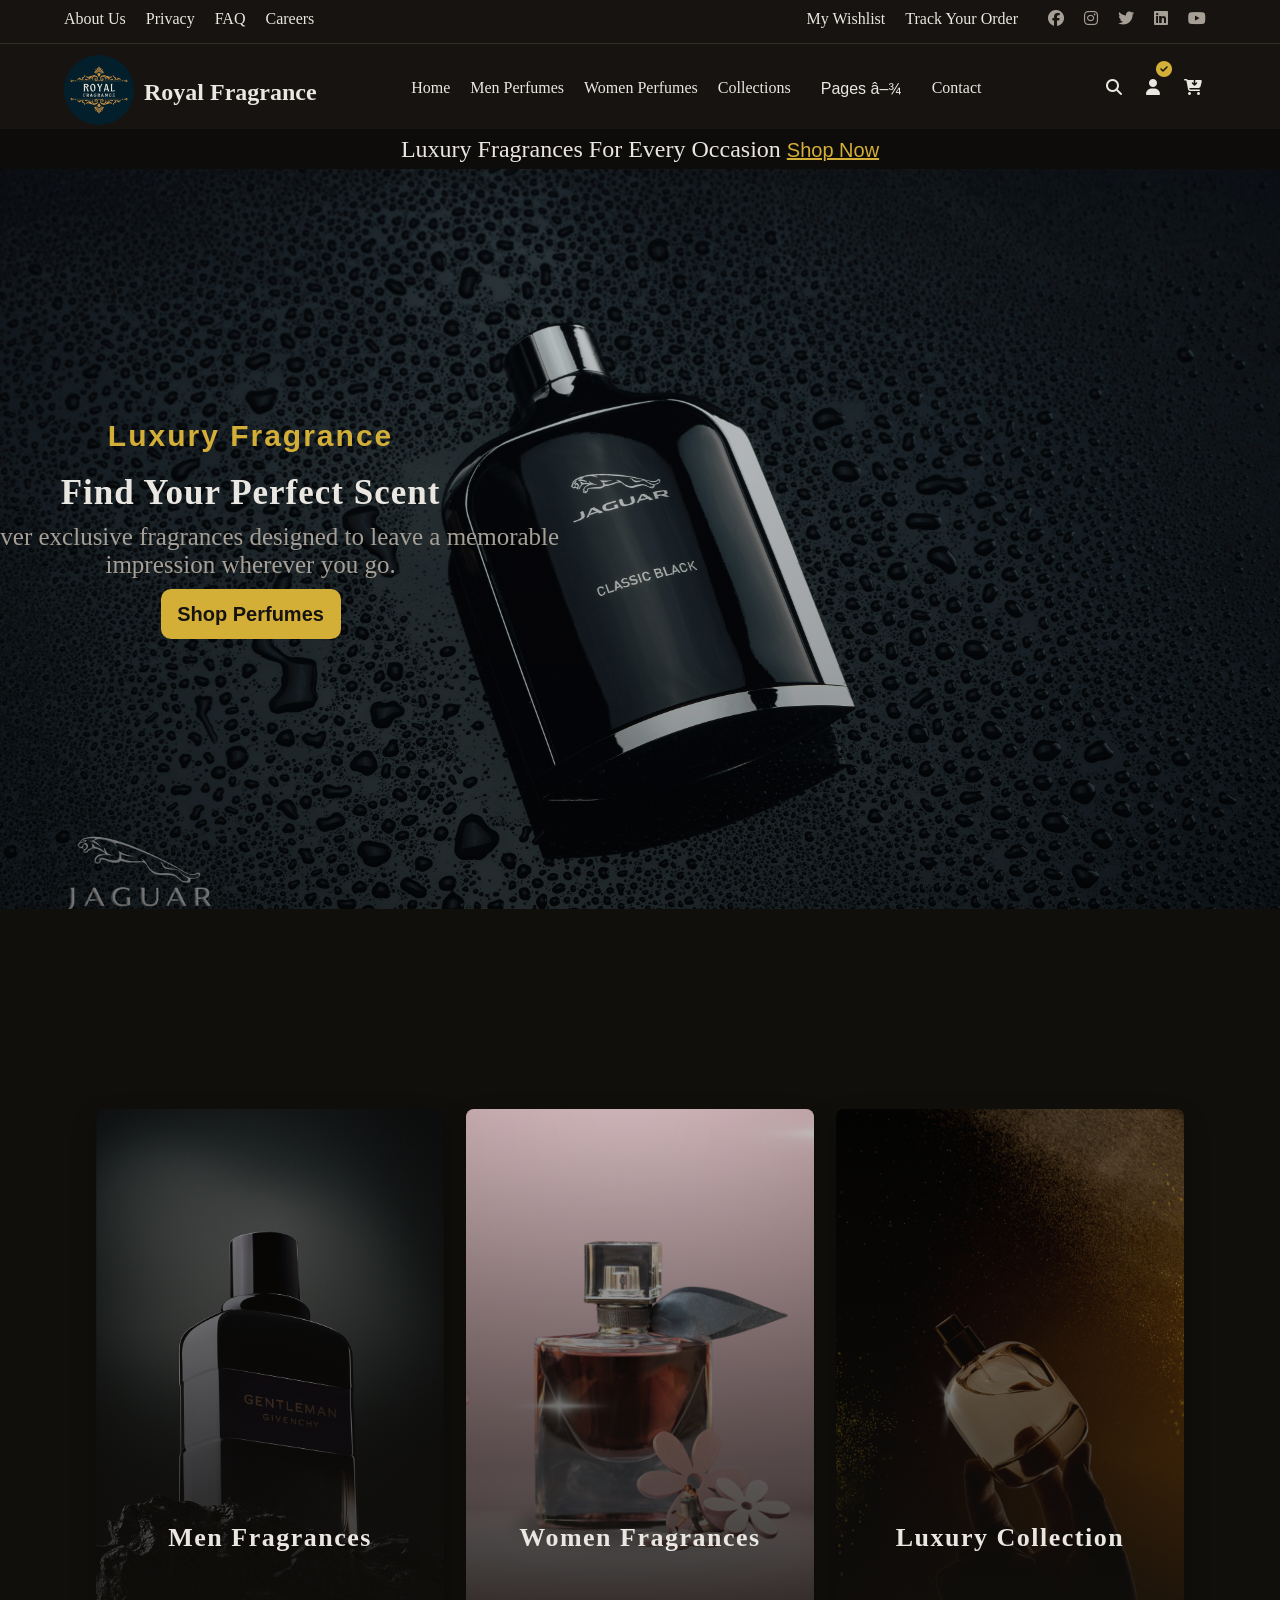
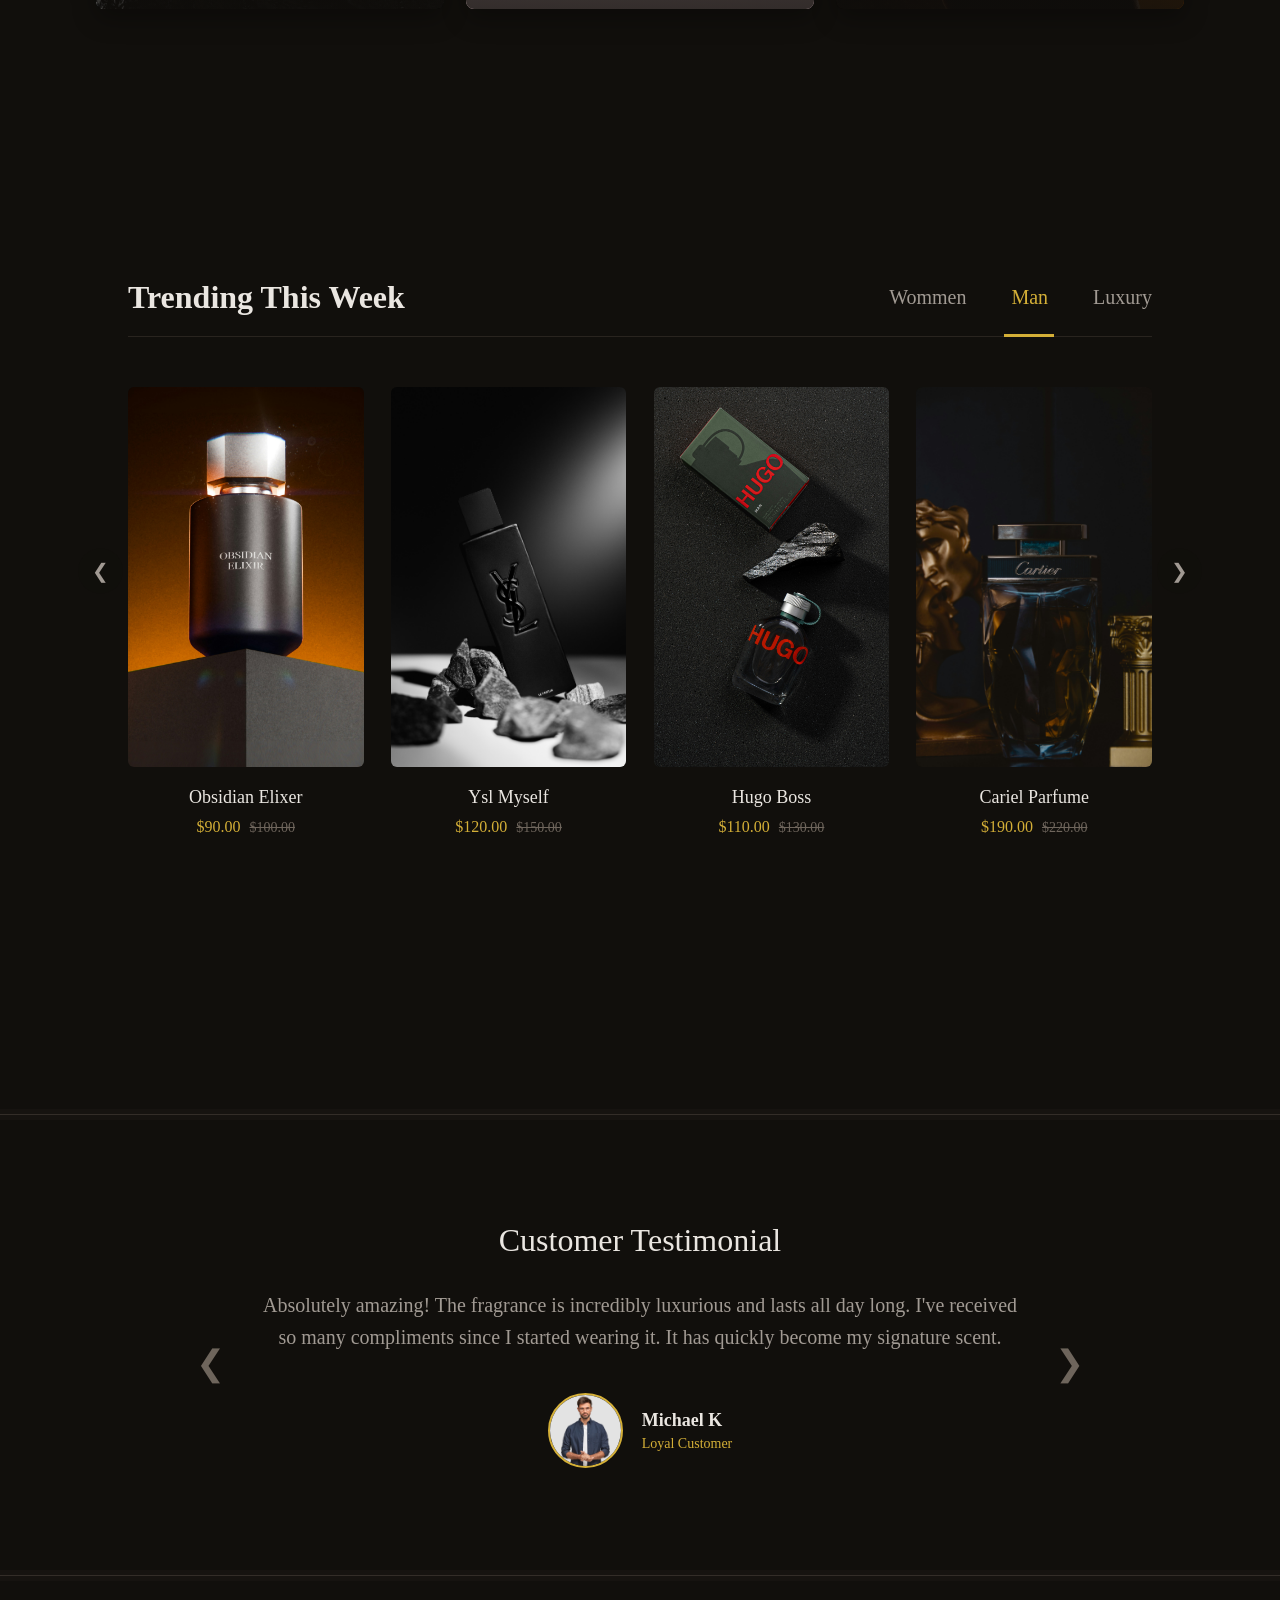
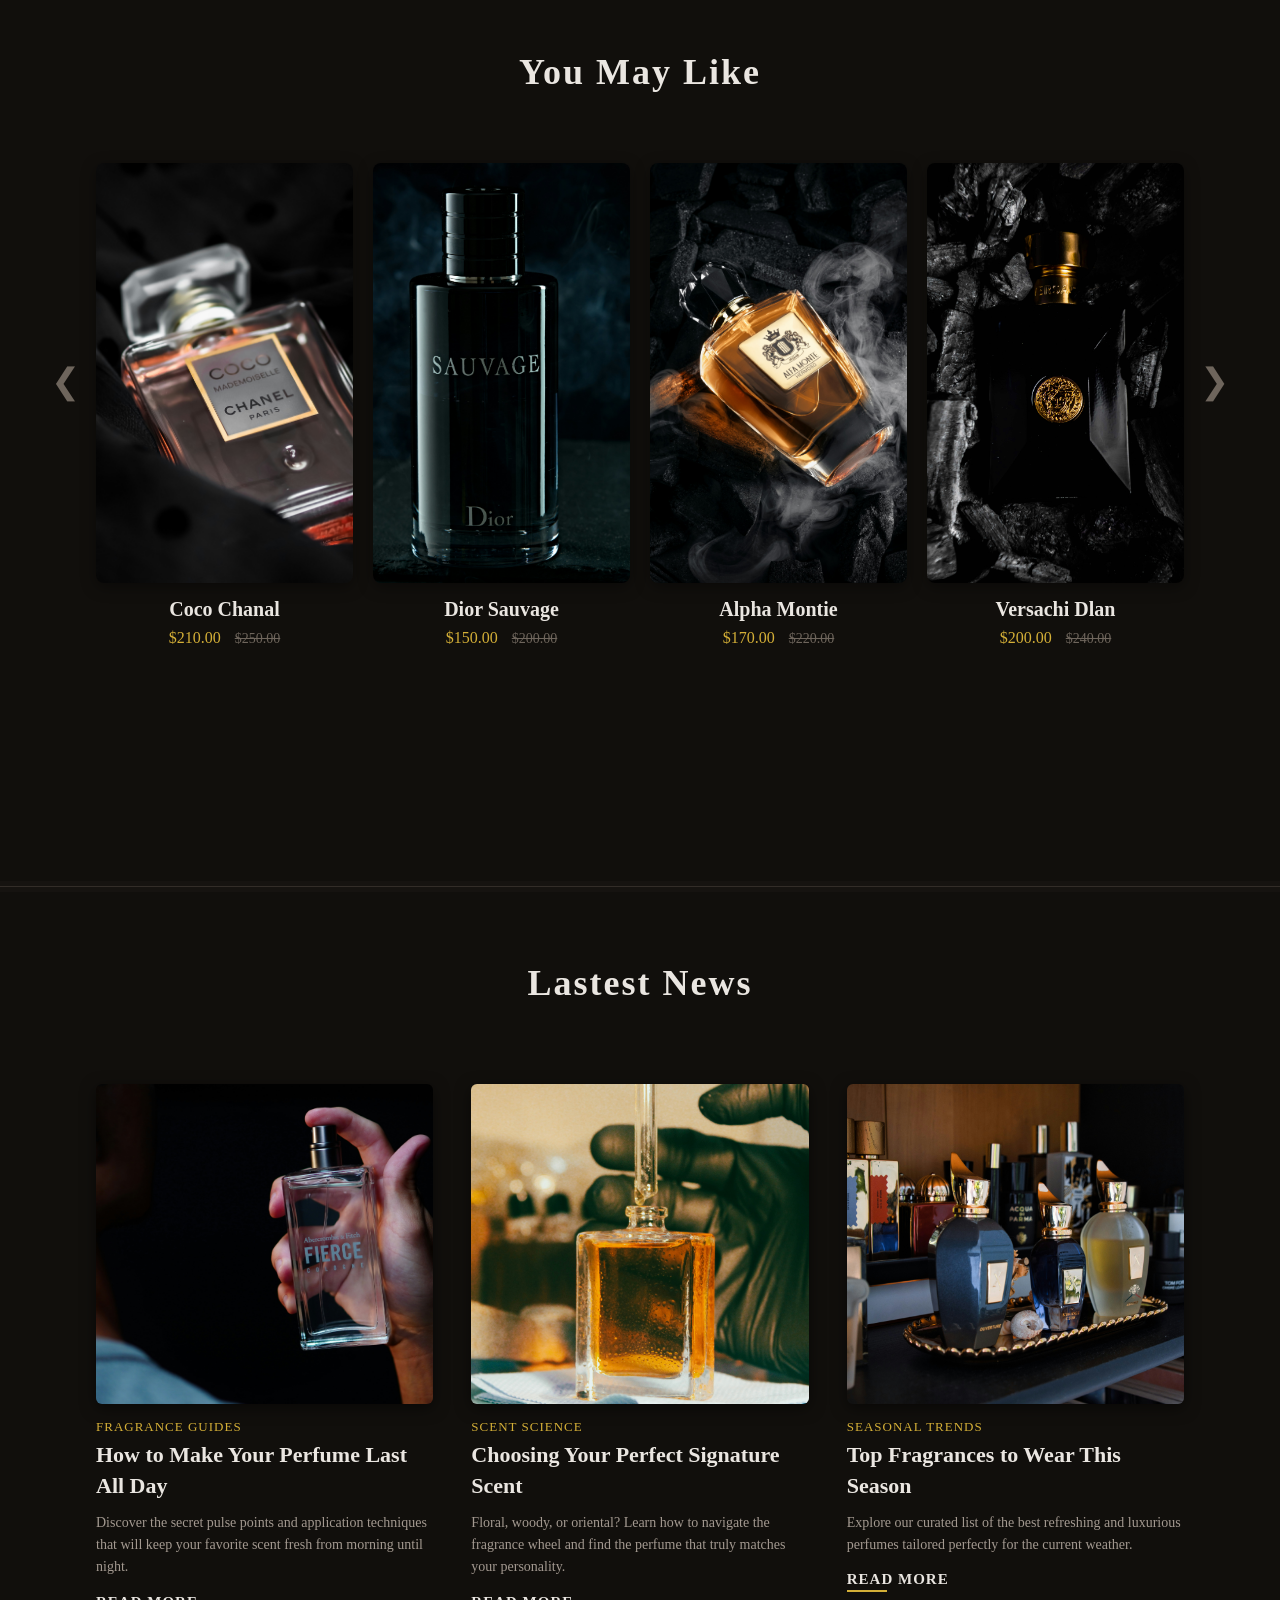
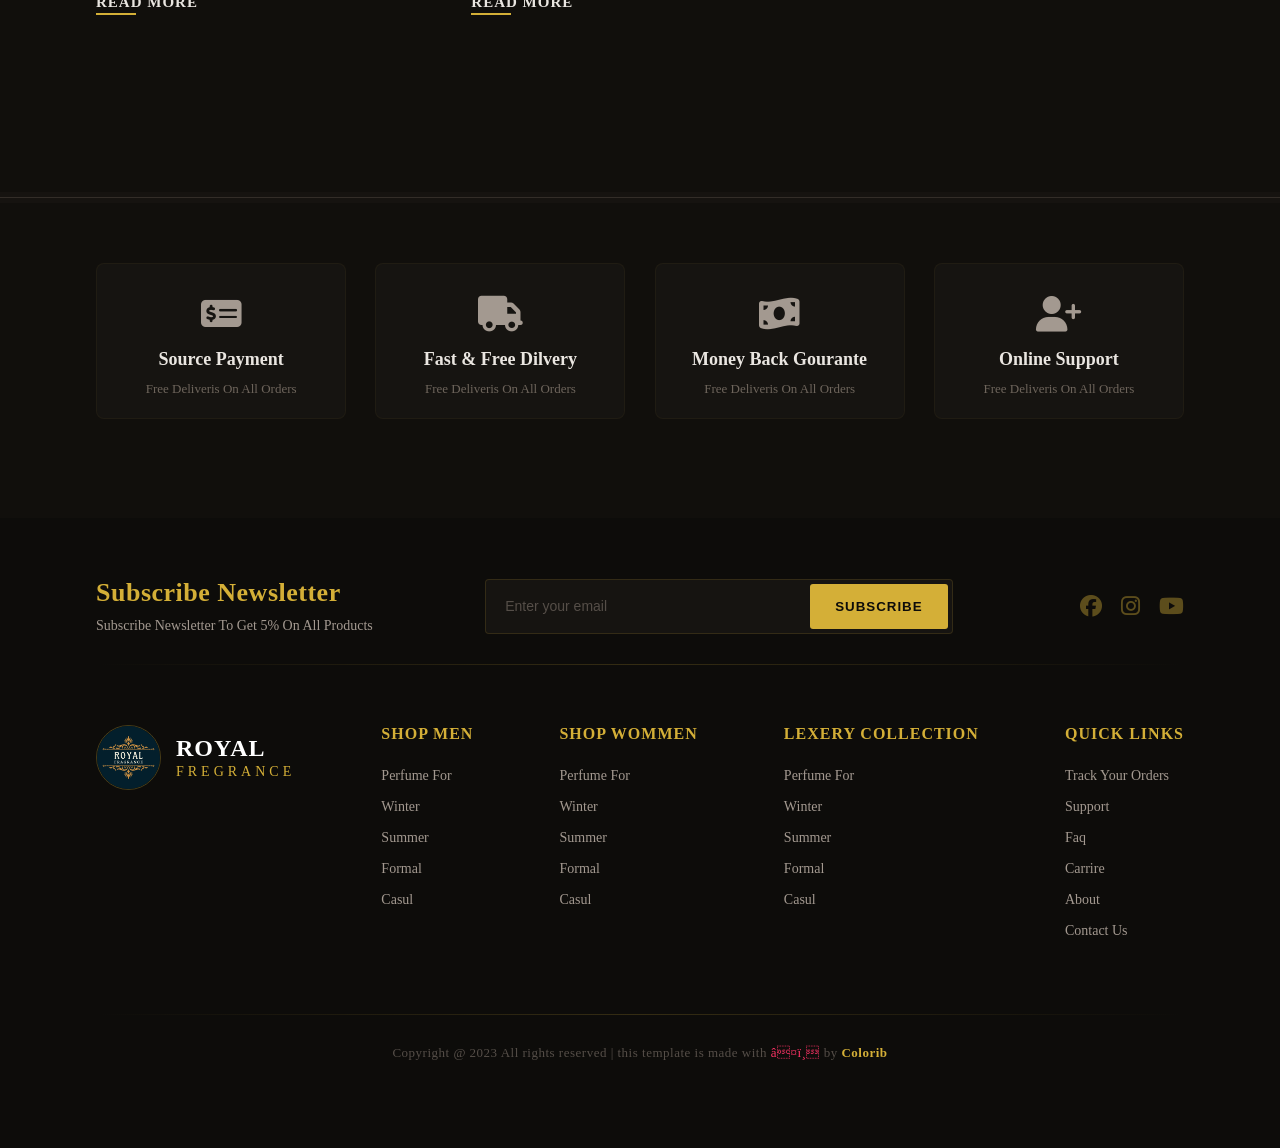
<file: project-2/project2.html>
<!DOCTYPE html>
<html lang="en">
    <head>
        <meta charset="UF-8">
        <meta name="viewport" content="width=device-width, initial-scale=1.0">
        <meta name="viewport" content="width=device-width, initial-scale=1.0">
        <title>Perfume Website</title>
        <link rel="stylesheet" href="project-2.css">
        <link rel="stylesheet" href="../css/all.css">
        <link href="https://fonts.cdnfonts.com/css/jomhuria" rel="stylesheet">
    </head>
    <body>
<div class="header">
            <div class="header-contener">
                <div class="header-parent">
                    <div class="header-section1">
                        <ul>    
                            <li><a href="">About Us</a></li>
                            <li><a href="">Privacy</a></li>
                            <li><a href="">FAQ</a></li>
                            <li><a href="">Careers</a></li>
                        </ul>
                    </div><!-- /header-section1 -->
                    <div class="header-section2">
                        <ul>    
                            <li><a href="">My Wishlist</a></li>
                            <li><a href="">Track Your Order</a></li>
                            <span class="icon-box"><i class="fa-brands fa-facebook"></i></span>
                            <span class="icon-box"><i class="fa-brands fa-instagram"></i></span>
                            <span class="icon-box"><i class="fa-brands fa-twitter"></i></span>
                            <span class="icon-box"><i class="fa-brands fa-linkedin"></i></span>
                            <span class="icon-box"><i class="fa-brands fa-youtube"></i></span>
                        </ul>
                    </div><!-- /header-section2 -->
                </div><!-- /header-parent -->
            </div><!-- /header-contener -->
        </div><!-- /header -->
        <hr class="header-hr">
        <!-- //////////// end of header par -->
        <div class="nav">
            <div class="nav-contener">
                <div class="nav-parent">

                    <div class="nav-section1">
                        <img src="../images/Vintage and Luxury Royal Hotel Ornamental Logo.png" alt="">
                        <h2>Royal Fragrance</h2>
                    </div><!-- /nav-section1 -->

<div class="nav-section2">
        <ul>
            <span class="animate-border">
                <li><a href="#">Home</a></li>
            </span>
            
            <span class="animate-border">
                <li><a href="#">Men Perfumes</a></li>
            </span>
            
            <span class="animate-border">
                <li><a href="#">Women Perfumes</a></li>
            </span>
            
            <span class="animate-border">
                <li><a href="#">Collections</a></li>
            </span>
            
<span class="animate-border brands">
    <li class="dropdown">
        <a href="#show-menu" class="dropdown-btn">Pages ▾</a>
        
        <div id="show-menu" class="dropdown-menu">
            <a href="#" class="close-menu-overlay"></a>
            
            <div class="dropdown-container">
                
                <div class="dropdown-column">
                    <span class="column-title">Pages</span>
                    <div class="sub-menu-links">
                        <div class="sub-item"><a href="#" class="sub-link">Login</a></div>
                        <div class="sub-item"><a href="#" class="sub-link">Cart</a></div>
                        <div class="sub-item"><a href="#" class="sub-link">Product Details</a></div>
                        <div class="sub-item"><a href="#" class="sub-link">Product Checkout</a></div>
                    </div>
                </div>
                
                <div class="dropdown-column">
                    <span class="column-title">Blog</span>
                    <div class="sub-menu-links">
                        <div class="sub-item"><a href="#" class="sub-link">Element</a></div>
                        <div class="sub-item"><a href="#" class="sub-link">Blog Details</a></div>
                    </div>
                </div>
                
            </div>
        </div>
    </li>
</span>

            <span class="animate-border">
                <li><a href="#">Contact</a></li>
            </span>
        </ul>
    </div><!-- /nav-section2 -->

                    <div class="nav-section3">
                    <i class="fa-solid fa-magnifying-glass"></i>
                    <i class="fa-solid fa-user"></i>
                    <div class="icone10"><i class="fa-solid fa-cart-arrow-down icone10"></i></div>
                    <div class="nav-check-icon">
                    <i class="fa-solid fa-circle-check my-cart-btn"></i>
                    </div>
                    <div class="nav-section3">

                    </div><!-- /nav-section3 -->

                </div><!-- /nav-parent -->
            </div><!-- /nav-contener -->
        </div><!-- /nav -->
        
        <!-- //////////// end of nav par -->
        
            <div class="home-page-header">
                <p>Luxury Fragrances For Every Occasion <button class="btn-shopnow">Shop Now</button></p>
            </div><!-- /home-page-header -->
        <div class="home-page">
            <div class="home-page-contener">
                <div class="home-page-parent">
                    <div class="home-page-text">
                        <h2>Luxury Fragrance</h2>
                        <h1>Find Your Perfect Scent</h1>
                        <p>Discover exclusive fragrances designed to leave a memorable <br> impression wherever you go.</p>
                        <button>Shop Perfumes</button>
                    </div>
                </div><!-- /home-page-parent -->
            </div><!-- /home-page-contener -->
        </div><!-- /home-page -->

        <!-- //////////// end of home-page -->

        <div class="categories-page">
            <div class="categories-page-contener">
                <div class="categories-page-parent">

                    <div class="categories-page-section">
                        <img src="../images/ionut-vlad-smXOLifLqDU-unsplash.jpg" alt="">
                        <div class="overlay"></div> <!-- الطبقة الشفافة المدمجة بدون تغيير هيكلك -->

                        <div class="categories-page-text ">
                            <h2>Men Fragrances</h2>
                            <button>Shop Now</button>
                        </div><!-- /categories-page-text -->
                    </div><!-- /categories-page-section -->

                    <div class="categories-page-section s2">
                        <img src="../images/Pink Elegant Special Sale Perfume Instagram Post.png" alt="">
                        <div class="overlay"></div> <!-- الطبقة الشفافة المدمجة بدون تغيير هيكلك -->

                        <div class="categories-page-text text2">
                            <h2>Women Fragrances</h2>
                            <button class="btn2">Shop Now</button>
                        </div><!-- /categories-page-text -->
                    </div><!-- /categories-page-section -->

                    <div class="categories-page-section">
                        <img src="../images/Black & Gold Minimalist Perfume Promotion Instagram Post.png" alt="">
                        <div class="overlay"></div> <!-- الطبقة الشفافة المدمجة بدون تغيير هيكلك -->

                        <div class="categories-page-text">
                            <h2>Luxury Collection</h2>
                            <button>Shop Now</button>
                        </div><!-- /categories-page-text -->
                    </div><!-- /categories-page-section -->

                </div><!-- /categories-page-parent -->
            </div><!-- /categories-page-contener -->
        </div><!-- /categories-page -->

        <!-- //////////// end of categories-page -->

        <div class="trending-page">
            <div class="trending-page-header">
                <h1>Trending This Week</h1>
                <p>Wommen <span class="span-man">Man</span> Luxury</p>
            </div><hr class="trending-page-hr">
            <div class="trending-page-contener">
                <div class="trending-page-parent"> <button class="trending-page-arrow left1">&#10094;</button>
                    <div class="trending-page-section">
                    <div class="trending-page-card">
                        <div class="trending-page-front">
                            <img src="../images/puscas-adryan-77k9-nfxmhs-unsplash.jpg" alt="">
                        </div><div class="trending-page-back">
                            <img src="../images/pelicular-studio-jAaJSx49jJ4-unsplash.jpg" alt="">
                        </div><div class="trending-page-icone">
                            <i class="fa-solid fa-cart-plus"></i>
                            <i class="fa-regular fa-heart"></i>
                            <i class="fa-solid fa-magnifying-glass-plus"></i>
                        </div></div><div class="trending-page-text">
                        <h4>Obsidian elixer</h4>
                        <p>$90.00  <del>$100.00</del></p>
                    </div></div><div class="trending-page-section">
                    <div class="trending-page-card">
                        <div class="trending-page-front">
                            <img src="../images/one91creative-rb5ayz6yGSU-unsplash.jpg" alt="">
                        </div><div class="trending-page-back">
                            <img src="../images/hamza-nouasria-Kf4gB2rslgQ-unsplash.jpg" alt="">
                        </div><div class="trending-page-icone">
                            <i class="fa-solid fa-cart-plus"></i>
                            <i class="fa-regular fa-heart"></i>
                            <i class="fa-solid fa-magnifying-glass-plus"></i>
                        </div></div><div class="trending-page-text">
                        <h4>ysl myself</h4>
                        <p>$120.00  <del>$150.00</del></p>
                    </div></div><div class="trending-page-section">
                    <div class="trending-page-card">
                        <div class="trending-page-front">
                            <img src="../images/husien-bisky-5UQNDtjQrJI-unsplash.jpg" alt="">
                        </div><div class="trending-page-back">
                            <img src="../images/husien-bisky-0JN93XHMt9c-unsplash.jpg" alt="">
                        </div><div class="trending-page-icone">
                            <i class="fa-solid fa-cart-plus"></i>
                            <i class="fa-regular fa-heart"></i>
                            <i class="fa-solid fa-magnifying-glass-plus"></i>
                        </div></div><div class="trending-page-text">
                        <h4>Hugo boss</h4>
                        <p>$110.00  <del>$130.00</del></p>
                    </div></div><div class="trending-page-section">
                    <div class="trending-page-card">
                        <div class="trending-page-front">
                            <img src="../images/kevin-sicher-X9HmZCHUnXU-unsplash.jpg" alt="">
                        </div><div class="trending-page-back">
                            <img src="../images/birgith-roosipuu-nka_sIQpKEU-unsplash.jpg" alt="">
                        </div><div class="trending-page-icone">
                            <i class="fa-solid fa-cart-plus"></i>
                            <i class="fa-regular fa-heart"></i>
                            <i class="fa-solid fa-magnifying-glass-plus"></i>
                        </div></div><div class="trending-page-text">
                        <h4>Cariel parfume</h4>
                        <p>$190.00  <del>$220.00</del></p>
                    </div></div><button class="trending-page-arrow right1">&#10095;</button>
                    
                </div></div></div><hr class="header-hr">
        <!-- //////////// end of trending-page -->

        <div class="customer-page">
            <div class="customer-page-contener">
                <div class="customer-page-parent">
                   
                    <div class="customer-page-section">
                         <button class="customer-page-arrow left2">&#10094;</button>
                        <h2>Customer Testimonial</h2>
                        <p class="customer-page-p1">Absolutely amazing! The fragrance is incredibly luxurious and lasts all day long. I've received so many compliments since I started wearing it. It has quickly become my signature scent.</p>
                        <img src="../images/waist-up-portrait-handsome-serious-unshaven-male-keeps-hands-together-dressed-dark-blue-shirt-has-talk-with-interlocutor-stands-against-white-wall-self-confident-man-freelancer.jpg" alt="">
                        <div class="customer-page-bio">
                            <h3>Michael K</h3>
                            <p class="customer-page-p2"> Loyal Customer</p>
                        </div><!-- /customer-page-bio -->
                        <button class="customer-page-arrow right2">&#10095;</button>
                    </div><!-- /customer-page-section -->
                    
                </div><!-- /customer-page-parent -->
            </div><!-- /customer-page-contener -->
        </div><!-- /customer-page -->
        <hr class="header-hr">
        
        <!-- //////////// end of customer-page -->

        <div class="maylike-page">
            <div class="maylike-page-header">
                <h1>you may like</h1>
            </div><!-- /maylike-page-header -->
            <div class="maylike-page-contener">
                <div class="trneding-page-parent"> 

                    <button class="maylike-page-arrow left1">&#10094;</button>
                    <div class="maylike-page-section">
                    <div class="maylike-page-card">
                        <div class="maylike-page-top">
                            <img src="../images/laura-chouette-sJw6seLVOlA-unsplash.jpg" alt="">
                        </div><!-- /maylike-page-top -->
                        <div class="maylike-page-bottom">
                            <img src="../images/laura-chouette-CWlWjHFqtAE-unsplash.jpg" alt="">
                        </div><!-- /maylike-page-bottom -->
                        <div class="maylike-page-icone">
                            <i class="fa-solid fa-cart-plus"></i>
                            <i class="fa-regular fa-heart"></i>
                            <i class="fa-solid fa-magnifying-glass-plus"></i>
                        </div><!-- /maylike-page-icone -->
                    </div><!-- /maylike-page-card -->
                    <div class="maylike-page-text">
                        <h4>Coco Chanal</h4>
                        <p>$210.00  <del>$250.00</del></p>
                    </div><!-- /maylike-page-text -->
                    </div><!-- /maylike-page-section -->

                    <div class="maylike-page-section">
                    <div class="maylike-page-card">
                        <div class="maylike-page-top">
                            <img src="../images/dmitry-vechorko-JQWpwfrcSHg-unsplash.jpg" alt="">
                        </div><!-- /maylike-page-top -->
                        <div class="maylike-page-bottom">
                            <img src="../images/tuan-anh-nguyen-9Xr-eFvO0Ag-unsplash.jpg" alt="">
                        </div><!-- /maylike-page-bottom -->
                        <div class="maylike-page-icone">
                            <i class="fa-solid fa-cart-plus"></i>
                            <i class="fa-regular fa-heart"></i>
                            <i class="fa-solid fa-magnifying-glass-plus"></i>
                        </div><!-- /maylike-page-icone -->
                    </div><!-- /maylike-page-card -->
                    <div class="maylike-page-text">
                        <h4>Dior Sauvage</h4>
                        <p>$150.00  <del>$200.00</del></p>
                    </div><!-- /maylike-page-text -->
                    </div><!-- /maylike-page-section -->

                    <div class="maylike-page-section">
                    <div class="maylike-page-card">
                        <div class="maylike-page-top">
                            <img src="../images/ahmadreza-rezaie-PRzNMNj4Flk-unsplash.jpg" alt="">
                        </div><!-- /maylike-page-top -->
                        <div class="maylike-page-bottom">
                            <img src="../images/ahmadreza-rezaie-beNQcNPbdtk-unsplash.jpg" alt="">
                        </div><!-- /maylike-page-bottom -->
                        <div class="maylike-page-icone">
                            <i class="fa-solid fa-cart-plus"></i>
                            <i class="fa-regular fa-heart"></i>
                            <i class="fa-solid fa-magnifying-glass-plus"></i>
                        </div><!-- /maylike-page-icone -->
                    </div><!-- /maylike-page-card -->
                    <div class="maylike-page-text">
                        <h4>Alpha Montie</h4>
                        <p>$170.00  <del>$220.00</del></p>
                    </div><!-- /maylike-page-text -->
                    </div><!-- /maylike-page-section -->

                    <div class="maylike-page-section">
                    <div class="maylike-page-card">
                        <div class="maylike-page-top">
                            <img src="../images/nathaniel-abadji-I2Z0oaMwNI0-unsplash.jpg" alt="">
                        </div><!-- /maylike-page-top -->
                        <div class="maylike-page-bottom">
                            <img src="../images/diego-castaneda-zKWbz8JtOPQ-unsplash.jpg" alt="">
                        </div><!-- /maylike-page-bottom -->
                        <div class="maylike-page-icone">
                            <i class="fa-solid fa-cart-plus"></i>
                            <i class="fa-regular fa-heart"></i>
                            <i class="fa-solid fa-magnifying-glass-plus"></i>
                        </div><!-- /maylike-page-icone -->
                    </div><!-- /maylike-page-card -->
                    <div class="maylike-page-text">
                        <h4>Versachi Dlan</h4>
                        <p>$200.00  <del>$240.00</del></p>
                    </div><!-- /maylike-page-text -->
                    </div><!-- /maylike-page-section -->
                    <button class="maylike-page-arrow right1">&#10095;</button>
                    
                </div><!-- /maylike-page-parent -->
            </div><!-- /maylike-page-contener -->
        </div><!-- /maylike-page -->
        <hr class="header-hr">

        <!-- //////////// end of maylike-page -->

        <div class="news-page">

            <div class="news-page-header">
                <h1>lastest news</h1>
            </div><!-- /news-page-header -->

            <div class="news-page-contener">
                <div class="news-page-parent">

                    <div class="news-page-section">
                        <div class="news-page-img"><img src="../images/rodrigo-tadeo-kD8D-ouv6EQ-unsplash.jpg" alt=""></div>
                        <p>Fragrance Guides</p>
                        <h3>How to Make Your Perfume Last All Day</h3>
                        <p>Discover the secret pulse points and application techniques that will keep your favorite scent fresh from morning until night.</p>
                        <a href="#">read more</a>
                    </div><!-- /news-page-section -->

                    <div class="news-page-section">
                        <div class="news-page-img"><img src="../images/fulvio-ciccolo-tSZO3qHhCM0-unsplash.jpg" alt=""></div>
                        <p>Scent Science</p>
                        <h3>Choosing Your Perfect Signature Scent</h3>
                        <p>Floral, woody, or oriental? Learn how to navigate the fragrance wheel and find the perfume that truly matches your personality.</p>
                        <a href="#">read more</a>
                    </div><!-- /news-page-section -->

                    <div class="news-page-section">
                        <div class="news-page-img"><img src="../images/jean-luc-picard-fNl-G7mbRqQ-unsplash.jpg" alt=""></div>
                        <p>Seasonal Trends</p>
                        <h3>Top Fragrances to Wear This Season</h3>
                        <p>Explore our curated list of the best refreshing and luxurious perfumes tailored perfectly for the current weather.</p>
                        <a href="#">read more</a>
                    </div><!-- /news-page-section -->

                </div><!-- /news-page-parent -->
            </div><!-- /news-page-contener -->
        </div><!-- /news-page -->
        <hr class="header-hr">

        <!-- //////////// end of news-page -->

        <div class="details-page">
            <div class="details-page-contener">
                <div class="details-page-parent">

                    <div class="details-page-section">
                        <div class="details-page-top">
                            <i class="fa-solid fa-money-check-dollar"></i>
                        </div><!-- /details-page-top -->
                        <div class="details-page-bottom">
                            <i class="fa-solid fa-money-check-dollar"></i>
                        </div><!-- /details-page-bottom -->
                        <h4>source payment</h4>
                        <p>free deliveris on all orders</p>
                    </div><!-- /details-page-section -->

                        <div class="details-page-section">
                        <div class="details-page-top">
                            <i class="fa-solid fa-truck"></i>
                        </div><!-- /details-page-top -->
                        <div class="details-page-bottom">
                            <i class="fa-solid fa-truck"></i>
                        </div><!-- /details-page-bottom -->
                        <h4>fast & free dilvery</h4>
                        <p>free deliveris on all orders</p>
                    </div><!-- /details-page-section -->

                        <div class="details-page-section">
                        <div class="details-page-top">
                            <i class="fa-solid fa-money-bill-wave"></i>
                        </div><!-- /details-page-top -->
                        <div class="details-page-bottom">
                            <i class="fa-solid fa-money-bill-wave"></i>
                        </div><!-- /details-page-bottom -->
                        <h4>money back gourante</h4>
                        <p>free deliveris on all orders</p>
                    </div><!-- /details-page-section -->

                        <div class="details-page-section">
                        <div class="details-page-top">
                            <i class="fa-solid fa-user-plus"></i>
                        </div><!-- /details-page-top -->
                        <div class="details-page-bottom">
                            <i class="fa-solid fa-user-plus"></i>
                        </div><!-- /details-page-bottom -->
                        <h4>online support</h4>
                        <p>free deliveris on all orders</p>
                    </div><!-- /details-page-section -->

                </div><!-- /details-page-parent -->
            </div><!-- /details-page-contener -->
        </div><!-- /details-page -->

        <!-- //////////// end of details-page -->

        <div class="end-page">
            <div class="end-page-header">

                <div class="end-page-textpar">
                    <h3>Subscribe newsletter</h3>
                    <p>Subscribe newsletter to get 5%  on all products</p>
                </div><!-- /end-page-textpar -->
                <div class="end-page-email">
                    <input type="email" placeholder="Enter your email">
                    <button>Subscribe</button>
                </div><!-- /end-page-email -->
                <div class="end-page-icones">
                    <i class="fa-brands fa-facebook"></i>
                    <i class="fa-brands fa-instagram"></i>
                    <i class="fa-brands fa-youtube"></i>
                </div><!-- /end-page-icones -->

            </div><!-- /end-page-header -->
            <hr class="end-page-hr">

            <div class="end-page-contener">
                <div class="end-page-parent">

                    <div class="end-page-logo">
                        <img src="../images/Vintage and Luxury Royal Hotel Ornamental Logo.png" alt="">
                        <h2>Royal <span class="span-fregrance">fregrance</span></h2>
                    </div><!-- /end-page-logo -->

                    <div class="end-page-section">
                        <h3>shop men</h3>
                        <li>perfume for</li>
                        <li>winter</li>
                        <li>summer</li>
                        <li>formal</li>
                        <li>casul</li>
                    </div><!-- /end-page-section -->

                    <div class="end-page-section">
                        <h3>shop wommen</h3>
                        <li>perfume for</li>
                        <li>winter</li>
                        <li>summer</li>
                        <li>formal</li>
                        <li>casul</li>
                    </div><!-- /end-page-section -->

                    <div class="end-page-section">
                        <h3>lexery Collection</h3>
                        <li>perfume for</li>
                        <li>winter</li>
                        <li>summer</li>
                        <li>formal</li>
                        <li>casul</li>
                    </div><!-- /end-page-section -->

                    <div class="end-page-section">
                        <h3>quick links</h3>
                        <li>track your orders</li>
                        <li>support</li>
                        <li>faq</li>
                        <li>carrire</li>
                        <li>about</li>
                        <li>contact us</li>
                    </div><!-- /end-page-section -->

                </div><!-- /end-page-parent -->
            </div><!-- /end-page-contene -->
            <hr class="end-page-hr">
            <p class="end-p">Copyright @ 2023 All rights reserved | this template is made  with <span class="beating-heart">❤️</span> by <span class="span-colorib">colorib </span></p>
        </div><!-- /end-page -->
    </body>
</html>
</file>
<file: project-2/project-2.css>
*{
    margin: 0;
    padding: 0;
    box-sizing: border-box;
}
body{
    background-color: #161310;
}
.header{
    padding: 10px 0;
}
.header-contener{
    width: 90%;
    margin: auto;
}
.header-parent{
    display: flex;
    justify-content: space-between;
}
.header-section1 ul{
    list-style: none;
    display: flex;
    justify-content: space-between;
}
.header-section1 li{
    padding-right:20px;
    position: relative;
}
.header-section1 li::before{
    content: "";
    width: 3px;
    height: 0;
    left: -5px;
    top: -10px;
    background-color: #D4AF37; 
    position: absolute;
    visibility: hidden;
    transition: 0.5s;
}
.header-section1 li:hover::before{
    visibility: visible;
    height: 43px;
}
.header-section1 li::after{
    content: "";
    width: 3px;
    height: 0;
    right: 15px;
    bottom: -15px;
    background-color: #D4AF37; 
    position: absolute;
    visibility: hidden;
    transition: 0.5s;
}
.header-section1 li:hover::after{
    visibility: visible;
    height: 43px;
}
.header-section1 a{
    text-decoration: none;
    color: #A69F96; 
}
.header-section1 a:hover{
    color: #D4AF37; 
}
.header-section2 ul{
    list-style: none;
    display: flex;
    justify-content: space-between;
}
.header-section2 li{
    padding-right:20px;
    position: relative;
}
.header-section2 li::before{
    content: "";
    width: 3px;
    height: 0;
    left: -5px;
    top: -10px;
    background-color: #D4AF37; 
    position: absolute;
    visibility: hidden;
    transition: 0.5s;
}
.header-section2 li:hover::before{
    visibility: visible;
    height: 43px;
}
.header-section2 li::after{
    content: "";
    width: 3px;
    height: 0;
    right: 15px;
    bottom: -15px;
    background-color: #D4AF37; 
    position: absolute;
    visibility: hidden;
    transition: 0.5s;
}
.header-section2 li:hover::after{
    visibility: visible;
    height: 43px;
}
.header-section2 a{
    text-decoration: none;
    color: #A69F96; 
}
.header-section2 a:hover{
    color: #D4AF37; 
}
.header-section2 i{
    padding: 0 10px;
    position: relative;
    transition: 0.5s;
    color: #A69F96; 
}
.header-section2 i:hover{
    color: #D4AF37; 
    transform: rotateY(180deg);
}
.icon-box{
    position: relative;
    display: inline-block;
}
.header-section2 .icon-box::before{
    content: "";
    width: 3px;
    height: 0;
    left: 3px;
    top: -10px;
    background-color: #D4AF37; 
    position: absolute;
    visibility: hidden;
    transition: 0.5s;
}
.header-section2 .icon-box:hover::before{
    visibility: visible;
    height: 43px;
}
.header-section2 .icon-box::after{
    content: "";
    width: 3px;
    height: 0;
    right: 3px;
    bottom: -15px;
    background-color: #D4AF37; 
    position: absolute;
    visibility: hidden;
    transition: 0.5s;
}
.header-section2 .icon-box:hover::after{
    visibility: visible;
    height: 43px;
}
.header-hr{
    border: 0;
    border-top: 1px solid #332D28; 
    margin: 5px 0; 
}

/* ////////end of header//////////// */

.nav-contener{
    width: 90%;
    margin: auto;
}
.nav{
    padding-top: 30px;
}
.nav-parent{
    display: flex;
    justify-content: space-between;
}
.nav-section1 img{
    width: 70px;
    height: 70px;
    border-radius: 35px;
    margin-top: -24px;
}
.nav-section1 h2{
    color: #EAE6E1 ; 
    float: right;
    padding-left: 10px;
}
.nav-section2 ul{
    list-style: none;
    display: flex;
    justify-content: space-between;
}
.nav-section2 li{
    padding-right:20px;
}

.dropdown {
    position: relative;
    display: inline-block ;
    vertical-align: middle;          
}

.dropdown-btn {
    cursor: pointer;
    text-decoration: none;
    color: #EAE6E1 ;
    font-size: 16px;
    font-family: sans-serif;
    padding: 0 10px ;    
    display: inline-block;
    line-height: normal;

}

.dropdown-menu {
    position: absolute;        
    top: 100%;                  
    left: 0;                    
    background-color: #221E1A ;
    border: 1px solid #332D28 ;
    min-width: 320px ;
    box-shadow: 0px 15px 30px rgba(0, 0, 0, 0.5) ;
    z-index: 9999 ;
    display: block ;
    opacity: 0;
    visibility: hidden;
    transform: translateY(15px);
    transition: all 0.4s ease-in-out ;
}

.dropdown-menu:target {
    opacity: 1 ;
    visibility: visible ;
    transform: translateY(0) ;
    pointer-events: auto ;
}

.dropdown-container {
    display: flex ;
    flex-direction: row ; 
    justify-content: space-between ;
    gap: 40px ;
    padding: 20px ;
    box-sizing: border-box ;
    background-color: #221E1A ; 
}


.dropdown-column {
    flex: 1 ;
    text-align: left ;
    background-color: #221E1A; 
}


.dropdown-column .column-title {
    font-weight: bold ;
    font-size: 14px ;
    color: #D4AF37 ; 
    display: block ;
    margin-bottom: 12px ;
    font-family: sans-serif;
    border-bottom: 1px solid #332D28; 
    padding-bottom: 5px ;
}


.sub-menu-links {
    color: #EAE6E1 ;
    display: block ;
    padding: 0 ;
    margin: 0 ;
}


.sub-item {
    color: #EAE6E1 ;
    display: block ;
    width: 100% ;
    margin-bottom: 10px ; 
    text-align: left ;
}


.sub-link {
    display: block ;
    font-size: 14px;
    text-decoration: none ;
    font-family: sans-serif;
    padding: 2px 0 ;
    transition: all 0.2s ease ;
    border: none ; 
    color: #A69F96 ; 
}


.sub-link:hover {
    color: #EAE6E1 ; 
    padding-left: 6px ; 
    background: transparent ;
}


.close-menu-overlay {
    position: fixed;
    top: 0;
    left: 0;
    width: 100%;              
    height: 100%;              
    background: transparent;
    z-index: -1; 
    cursor: default;
}

.animate-border {
    position: relative;
    color: #333;
    cursor: pointer;
    transition: color 0.3s;
    display: inline-block; 
}


.animate-border::before {
    content: "";
    position: absolute;
    top: -8px;
    left: -5px;
    width: 0;
    height: 0;
    border-top: 3px solid #D4AF37;    
    border-right: 3px solid #D4AF37;  
    opacity: 0; 
    transition: opacity 0s 0.4s, height 0.2s ease 0s, width 0.2s ease 0.2s; 
}


.animate-border::after {
    content: "";
    position: absolute;
    bottom: -5px;
    right: 12px;
    width: 0;
    height: 0;
    border-bottom: 3px solid #D4AF37; 
    border-left: 3px solid #D4AF37;   
    opacity: 0; 
    transition: opacity 0s 0.4s, height 0.2s ease 0s, width 0.2s ease 0.2s; 
}


.animate-border:hover {
    color: #D4AF37; 
}

.animate-border:hover::before,
.animate-border:hover::after {
    width: calc(100% - 10px);  
    height: calc(100% + 10px);
    opacity: 1; 
    transition: opacity 0s, width 0.2s ease, height 0.2s ease 0.2s; 
}
.nav-section2 a{
    text-decoration: none;
    color: #EAE6E1; 
}
.nav-section3 i{
    padding: 0 10px;
    color: #EAE6E1 ;
}
.nav-section3 i:hover {
    color: #D4AF37;
}

.nav-check-icon{
    display: inline-block;
}
.nav-check-icon i{
    padding: 0;
    position: absolute;
    top: 61px;
    right: 108px;
    color: #D4AF37;
    transition: 0.5s;
}
.icone10{
    display: inline-block;
    position: relative;
}
.icone10:hover + .nav-check-icon i {
    top: 59px;
}

/* ////////end of nav//////////// */

.home-page-header{
    width: 100%;
    height: 40px;
    background-color: #0E0C0A; 
}
.home-page-header p{
    color: #EAE6E1; 
    text-align: center;
    padding-top: 0px; 
    font-size: 24px;
}
.home-page-header .btn-shopnow{
    background-color: transparent;
    color: #D4AF37; 
    text-align: center;
    padding-top: 10px; 
    font-size: 20px;
    text-decoration: underline;
    border: none;
}
.home-page-header .btn-shopnow:hover{
    letter-spacing: 2px;
    color: #EAE6E1; 
}
.home-page{
    background:
    linear-gradient(rgba(0,0,0,0.1),
    rgba(0,0,0,0.4)),
    url("../images/husien-bisky-MyzZWb87HuM-unsplash.jpg");
width: 100%;
    height: calc(100vh - 160px);
    background-size: cover;
    object-fit: contain;
    background-repeat: no-repeat;
    
    
    background-position: 85% center ;
}
.home-page-contener{
    width: 70%;
    margin: auto;
}
.home-page-parent{
    position: relative;
}
.home-page-text{
    position: absolute;
    margin-top: 250px;
    margin-left: -250px;
    color: #EAE6E1; 
    text-align: center;
}
.home-page-text h2{
    font-family: 'Lucida Sans', 'Lucida Sans Regular', 'Lucida Grande', 'Lucida Sans Unicode', Geneva, Verdana, sans-serif;
    padding-bottom: 20px;
    font-size: 30px;
    color: #D4AF37;
}
.home-page-text h1{
    font-size: 35px;
    padding-bottom: 10px;
    color: #EAE6E1; 
}
.home-page-text p{
    font-size: 25px;
    padding-bottom: 10px;
    color: #A69F96;
}
.home-page-text button{
    font-size: 20px;
    color: #161310; 
    background-color: #D4AF37; 
    text-transform: capitalize;
    width: 180px; 
    height: 50px;
    border: none;
    border-radius: 10px;
    transition: 1s;
    font-weight: bold;
    cursor: pointer;
}
.home-page-text button:hover {
    background-color: #EAE6E1; 
    color: #161310; 
    box-shadow: 0 0 15px rgba(212, 175, 55, 0.4);
}
.home-page-text h2 {
    
    letter-spacing: 2px; 
}

.home-page-text h1 {
    
    letter-spacing: 1px;
}
/* ////////end of home-page//////////// */
.categories-page{
    width: 100%;
    min-height: 100vh; 
    background-color: #110F0C; 
    padding-bottom: 60px;
}
.categories-page-contener{
    width: 85%; 
    margin: auto;
    padding-top:200px; 
}
.categories-page-parent{
    display: flex;
    justify-content: space-between;
    gap: 20px; 
}
.categories-page-section{
    width: 32%;
    height: 500px; 
    position: relative;
    overflow: hidden;
    border-radius: 8px; 
    box-shadow: 0 10px 25px rgba(0,0,0,0.3);
}
.categories-page-section img{
    width: 100%;
    height: 100%;
    object-fit: cover; 
    transition: 1.2s cubic-bezier(0.25, 1, 0.5, 1);
}


.overlay {
    position: absolute;
    top: 0;
    left: 0;
    width: 100%;
    height: 100%;
    background: linear-gradient(to bottom, rgba(17, 15, 12, 0.2), rgba(17, 15, 12, 0.85));
    transition: all 0.5s ease;
    z-index: 1;
}

.categories-page-text{
    position: absolute;
    bottom: 40px; 
    left: 0;
    width: 100%;
    text-align: center;
    z-index: 2;
    display: flex;
    flex-direction: column;
    align-items: center;
    justify-content: center;
    transition: transform 0.5s ease;
}


.text2{
    margin-left: 0px ; 
    margin-top: 0px ;
}

.categories-page-section img{
    transition: 1s;
}
.categories-page-section:hover img{
    transform: scale(1.08);
}
.categories-page-section:hover .overlay {
    background: linear-gradient(to bottom, rgba(17, 15, 12, 0.4), rgba(17, 15, 12, 0.95));
}
.categories-page-text h2{
    font-size: 26px;
    letter-spacing: 1.5px;
    color: #EAE6E1; 
    margin: 0;
    transform: translateY(25px); 
    transition: 1s;
}
.categories-page-section:hover h2{
    transform: translateY(0);
    color: #FFFFFF;
    visibility: visible;
}
.categories-page-text button{
    border: none;
    background: transparent;
    text-decoration: underline;
    color: #D4AF37; 
    font-size: 18px;
    visibility: hidden;
    opacity: 0;
    transform: translateY(30px);
    transition: 1s;
    padding-top: 20px;
    cursor: pointer;
}


.btn2{
    color: #D4AF37 ;
}

.categories-page-section:hover button{
    visibility: visible;
    opacity: 1;
    transform: translateY(0);
}


.s2 h2{
    color: #EAE6E1 ;
}


.trending-page{
    width: 100%;
    min-height: 100vh; 
    background-color: #110F0C;
}
.trending-page-header{
    width: 80%;
    margin: auto;
    padding-top: 70px; 
    padding-bottom: 20px;
    display: flex;
    justify-content: space-between;
    align-items: center;
}
.trending-page-header h1 {
    color: #EAE6E1; 
    font-size: 32px;
}
.trending-page-header p{
    word-spacing: 40px;
    font-size: 20px;
    position: relative;
    color: #a19a93;
}
.trending-page-header p::after{
    content: "";
    width: 50px;
    height: 3px;
    background-color: #D4AF37; 
    position: absolute;
    left: 115px;
    top: 48px;
}
.span-man{
    color: #D4AF37 ; 
}
.trending-page-hr{
    width: 80%;
    margin: auto;
    border: 0;
    border-top: 1px solid #29241F; 
}
.trending-page-contener{
    width: 80%;
    margin: auto;
    padding-top: 50px;
    position: relative;
}
.trending-page-parent{
    perspective: 1000px;
    display: flex;
    justify-content: space-between;
    gap: 15px; 
}
.trending-page-section {
    width: 23%; 
}
.trending-page-card{
width: 100%;
    height: 380px; 
    position: relative;
    transform-style: preserve-3d;
    transition: all 1s;
    border-radius: 6px; 
}
.trending-page-card:hover{
    transform: rotateY(180deg);
}
.trending-page-front,
.trending-page-back{
position: absolute;
    top: 0;
    left: 0;
    width: 100%;
    height: 100%;
    -webkit-backface-visibility: hidden; 
    backface-visibility: hidden;
    border-radius: 6px; 
    overflow: hidden;
} 
.trending-page-front{
    z-index: 2;
}
.trending-page-front img,
.trending-page-back img{
width: 100%;
    height: 100%;
    object-fit: cover;
}
.trending-page-back{
transform: rotateY(180deg);
    z-index: 1;
}


.trending-page-icone{
    position: absolute;
    bottom: 20px;
    left: 50%;
    transform: translate(-50%, 50%);
    opacity: 0;
    visibility: hidden;
    background-color: rgba(17, 15, 12, 0.85); 
    width: auto;
    display: flex;
    gap: 5px;
    padding: 5px 15px;
    border-radius: 30px;
    border: 1px solid #3d352b;
    transition: all 0.5s ease;
    z-index: 10;
}
.trending-page-icone i{
    background-color: transparent;
    color: #EAE6E1;
    font-size: 20px;
    padding: 10px;
    transition: 0.3s;
}
.trending-page-icone i:hover{
    background-color: transparent;
    color: #D4AF37; 
    transform: scale(1.2);
}
.trending-page-card:hover .trending-page-icone{
    visibility: visible;
    opacity: 1;
    transform: translate(-50%, 0);
}
.trending-page-text{
    margin-top: 20px;
    text-align: center;
}
.trending-page-text h4{
    font-size: 18px;
    color: #EAE6E1; 
    text-transform: capitalize;
    padding-bottom: 10px;
    font-weight: 400;
    transition: 0.3s;
}
.trending-page-text p{
    font-size: 16px;
    color: #D4AF37; 
    text-transform: capitalize;
    padding-bottom: 10px;
    word-spacing: 5px;
}
.trending-page-text del {
    color: #6e655c; 
    font-size: 14px;
}
.trending-page-section:hover .trending-page-text h4{
    color: #D4AF37; 
}
.trending-page-arrow {
    position: absolute;
    top: 40%;
    transform: translateY(-50%);
    border: none;
    background: rgba(17, 15, 12, 0.6);
    width: 45px;
    height: 45px;
    border-radius: 50%;
    font-size: 20px;
    color: #a19a93;
    cursor: pointer;
    z-index: 15;
    display: flex;
    align-items: center;
    justify-content: center;
    transition: 0.3s;
}
.trending-page-arrow.left1 {
    left: -50px;
}
.trending-page-arrow.right1 {
    right: -50px;
}
.trending-page-arrow:hover {
    color: #D4AF37;
    background: rgba(17, 15, 12, 0.9);
}

/* ////////end of trending-page//////////// */

.customer-page{
    width: 100%;
    min-height: 50vh; 
    background-color: #110F0C; 
    display: flex;
    align-items: center;
}
.customer-page-contener{
    width: 60%; 
    margin: auto;
    padding-top: 60px;
    padding-bottom: 60px;
    position: relative; 
}
.customer-page-parent{
    display: flex;
    justify-content: center;
}
.customer-page-section{
    text-align: center;
    width: 100%;
}
.customer-page-section h2{
    font-size: 32px;
    padding-bottom: 30px;
    color: #EAE6E1; 
    font-weight: 500;
}
.customer-page-section .customer-page-p1{
    font-size: 20px;
    line-height: 1.6; 
    padding-bottom: 40px;
    color: #a19a93; 
}
.customer-page-section img{
    width: 75px;
    height: 75px;
    border-radius: 50%;
    object-fit: cover; 
    border: 2px solid #D4AF37; 
    display: inline-block;
    vertical-align: middle;
}
.customer-page-bio{
    display: inline-block;
    vertical-align: middle; 
    text-align: left; 
    margin-left: 15px; 
}
.customer-page-bio h3{
    color: #EAE6E1;
    font-size: 18px;
    margin: 0;
    padding-bottom: 5px;
}
.customer-page-bio .customer-page-p2{
    color: #D4AF37;
    font-size: 14px;
    margin: 0;
}


.customer-page-arrow {
    position: absolute;
    top: 55%; 
    transform: translateY(-50%);
    border: none;
    background: transparent;
    font-size: 35px;
    color: #6e655c;
    cursor: pointer;
    z-index: 10;
    transition: 0.3s ease;
}
.customer-page-arrow.left2{
    left: -60px; 
}
.customer-page-arrow.right2{
    right: -60px; 
}
.customer-page-arrow:hover{
    color: #D4AF37;
    transform: translateY(-50%) scale(1.2); 
}


/* ////////end of customer-page//////////// */

.maylike-page{
    width: 100%;
    min-height: 100vh;
    background-color: #110F0C; 
    padding-bottom: 60px;
}
.maylike-page-header{
    margin: auto;
    text-align: center;
    padding-top: 70px;
    padding-bottom: 30px;
}
.maylike-page-header h1{
    font-size: 36px;
    text-transform: capitalize;
    color: #EAE6E1; 
    letter-spacing: 2px;
}
.maylike-page-contener{
    width: 85%; 
    margin: auto;
    position: relative; 
    margin-top: 40px;
}
.trneding-page-parent{
    perspective: 1000px;
    display: flex;
    justify-content: space-between;
    gap: 20px; 
}
.maylike-page-section {
    flex: 1; 
    max-width: 280px; 
}
.maylike-page-card{
    width: 100%;
    height: 420px; 
    position: relative;
    overflow: hidden;
    border-radius: 8px; 
    box-shadow: 0 4px 15px rgba(0,0,0,0.4);
}
.maylike-page-card:hover .maylike-page-bottom {
    
    transform: translateY(0); 
    opacity: 1;
}
.maylike-page-card:hover .maylike-page-top {
    
    transform: translateY(100%); 
    opacity: 0;
}
.maylike-page-top,
.maylike-page-bottom{
    position: absolute;
    width: 100%;
    height: 100%;
    top: 0;
    left: 0;
    transition: transform 0.8s ease-in-out, opacity 0.8s ease-in-out; /* تسريع الأنيميشن سنة عشان يبقى سلس وذكي */
} 
.maylike-page-top{
    z-index: 2;
    opacity: 1;
}
.maylike-page-top img,
.maylike-page-bottom img{
    width: 100%;
    height: 100%;
    object-fit: cover; 
}
.maylike-page-bottom{
    transform: translateY(-100%);
    z-index: 1;
    opacity: 0;
}


.maylike-page-icone{
    position: absolute;
    bottom: 30px; 
    left: 50%;
    transform: translate(-50%, 50px);
    display: flex;
    justify-content: center;
    gap: 8px;
    background-color: rgba(17, 15, 12, 0.85); 
    backdrop-filter: blur(5px); 
    padding: 8px 12px;
    border-radius: 25px;
    border: 1px solid rgba(212, 175, 55, 0.3); 
    opacity: 0;
    visibility: hidden;
    transition: transform 0.5s cubic-bezier(0.4, 0, 0.2, 1), opacity 0.5s;
    z-index: 10;
}
.maylike-page-icone i{
    color: #EAE6E1;
    font-size: 20px; 
    width: 40px;
    height: 40px;
    display: flex;
    align-items: center;
    justify-content: center;
    border-radius: 50%;
    cursor: pointer;
    transition: 0.3s;
}
.maylike-page-icone i:hover{
    background-color: #D4AF37; 
    color: #110F0C; 
}
.maylike-page-card:hover .maylike-page-icone{
    visibility: visible;
    transform: translate(-50%, 0); 
    opacity: 1;
}
.maylike-page-text{
    margin-top: 15px;
    text-align: center;
}
.maylike-page-text h4{
    font-size: 20px;
    text-transform: capitalize;
    padding-bottom: 8px;
    color: #EAE6E1;
    transition: 0.3s;
}
.maylike-page-text p{
    font-size: 16px;
    text-transform: capitalize;
    color: #D4AF37; 
    word-spacing: 5px;
}
.maylike-page-text p del{
    color: #6e655c; 
    font-size: 14px;
    margin-left: 5px;
}
.maylike-page-section:hover .maylike-page-text h4{
    color: #D4AF37; 
}


.maylike-page-arrow {
    position: absolute;
    top: 45%;
    transform: translateY(-50%);
    border: none;
    background: transparent;
    font-size: 35px;
    color: #6e655c;
    cursor: pointer;
    z-index: 10;
    transition: 0.3s;
}
.maylike-page-arrow.left1 {
    left: -45px;
}
.maylike-page-arrow.right1 {
    right: -45px;
}
.maylike-page-arrow:hover {
    color: #D4AF37; 
    transform: translateY(-50%) scale(1.1);
}

/* ////////end of maylike-page//////////// */

.news-page {
    width: 100%;
    min-height: 100vh; 
    background-color: #110F0C;
    padding-bottom: 80px;
}

.news-page-header {
    margin: auto;
    text-align: center;
}

.news-page-header h1 {
    font-size: 36px;
    text-transform: capitalize;
    padding-top: 70px;
    color: #EAE6E1;
    letter-spacing: 2px;
}

.news-page-contener {
    width: 85%; 
    margin: auto;
    padding-top: 50px;
    margin-top: 30px;
}

.news-page-parent {
    display: flex;
    justify-content: space-between;
    gap: 30px; 
}

.news-page-section {
    width: 31%; 
    display: flex;
    flex-direction: column;
}

.news-page-img {
    width: 100%;
    height: 320px; 
    overflow: hidden;
    border-radius: 6px; 
    box-shadow: 0 4px 15px rgba(0, 0, 0, 0.5);
}

.news-page-section img {
    width: 100%;
    height: 100%;
    object-fit: cover; 
    transition: transform 0.8s cubic-bezier(0.4, 0, 0.2, 1);
}

.news-page-section img:hover {
    transform: scale(1.06); 
}


.news-page-section p:first-of-type {
    padding: 15px 0 5px 0;
    color: #D4AF37; 
    font-size: 13px;
    text-transform: uppercase;
    letter-spacing: 1px;
}


.news-page-section h3 {
    font-size: 22px;
    color: #EAE6E1;
    line-height: 1.4;
    transition: 0.3s;
    font-weight: 600;
}


.news-page-section:hover h3 {
    color: #D4AF37; 
}


.news-page-section p:last-of-type {
    padding: 10px 0 15px 0;
    color: #a39990; 
    font-size: 14px;
    line-height: 1.6;
}

/* زرار Read More الساحر */
.news-page-section a {
    font-size: 15px;
    text-transform: uppercase;
    color: #EAE6E1;
    text-decoration: none;
    letter-spacing: 1px;
    font-weight: bold;
    position: relative;
    align-self: flex-start; 
    padding-bottom: 4px;
    transition: 0.3s ease;
}

.news-page-section a::after {
    content: '';
    position: absolute;
    width: 40px; 
    height: 2px;
    background-color: #D4AF37;
    bottom: 0;
    left: 0;
    transition: width 0.4s ease;
}

.news-page-section a:hover {
    color: #D4AF37;
}

.news-page-section a:hover::after {
    width: 100%; 
}
/* ////////end of news-page//////////// */

.details-page {
    width: 100%;
    min-height: 35vh; 
    background-color: #110F0C; 
    padding-bottom: 60px;
}

.details-page-contener {
    width: 85%; 
    margin: auto;
    padding-top: 60px;
}

.details-page-parent {
    display: flex;
    justify-content: space-between;
    gap: 20px;
}

.details-page-section {
    width: 23%; 
    text-align: center;
    text-transform: capitalize;
    position: relative;
    padding: 20px 10px;
    background-color: #161411; 
    border-radius: 8px;
    border: 1px solid rgba(212, 175, 55, 0.05); 
    transition: 0.3s;
}


.details-page-section:hover {
    transform: translateY(-5px);
    border-color: rgba(212, 175, 55, 0.2);
}


.details-page-top,
.details-page-bottom {
    position: absolute;
    width: 100%;
    height: 50px; 
    top: 25px; 
    left: 0;
    display: flex;
    justify-content: center;
    align-items: center;
    overflow: hidden;
    transition: transform 0.4s cubic-bezier(0.4, 0, 0.2, 1), opacity 0.4s;
}


.details-page-top i,
.details-page-bottom i {
    font-size: 36px;
    display: inline-block;
}


.details-page-top {
    z-index: 2;
    opacity: 1;
    transform: translateY(0);
}

.details-page-top i {
    color: #a39990; 
}


.details-page-bottom {
    z-index: 1;
    opacity: 0;
    transform: translateY(100%); 
}

.details-page-bottom i {
    color: #D4AF37; 
}

.details-page-section:hover .details-page-top {
    transform: translateY(-100%);
    opacity: 0;
}


.details-page-section:hover .details-page-bottom {
    transform: translateY(0);
    opacity: 1;
}


.details-page-section h4 {
    margin-top: 65px;
    font-size: 18px;
    font-weight: 600;
    color: #EAE6E1; 
    padding-bottom: 10px;
    transition: 0.3s;
}

.details-page-section:hover h4 {
    color: #D4AF37; 
}


.details-page-section p {
    font-size: 13px;
    color: #6e655c; 
    line-height: 1.4;
}

/* ////////end of details-page//////////// */


.end-page {
    width: 100%;
    min-height: 70vh; 
    background-color: #0d0c0a; 
    color: #EAE6E1;
    font-family: 'Playfair Display', serif; 
    padding-bottom: 30px;
}

.end-page-header {
    width: 85%; 
    margin: auto;
    display: flex;
    justify-content: space-between;
    align-items: center; 
    padding-top: 60px;
    padding-bottom: 30px;
}

.end-page-textpar {
    text-transform: capitalize;
}

.end-page-textpar h3 {
    font-size: 26px;
    font-weight: 600;
    letter-spacing: 0.5px;
    color: #D4AF37; 
    padding-bottom: 10px;
}

.end-page-textpar p {
    color: #a39990; 
    font-size: 14px;
}


.end-page-email {
    display: flex;
    align-items: center;
    position: relative;
    background: #161411;
    border-radius: 4px;
    border: 1px solid rgba(212, 175, 55, 0.15); 
    padding: 4px;
    transition: 0.3s;
}

.end-page-email:focus-within {
    border-color: #D4AF37; 
    box-shadow: 0 0 10px rgba(212, 175, 55, 0.1);
}

.end-page-email input {
    width: 320px;
    height: 45px;
    background: transparent;
    border: none;
    outline: none;
    padding-left: 15px;
    color: #ffffff;
    font-size: 14px;
}

.end-page-email input::placeholder {
    color: #554e48;
}

.end-page-email button {
    height: 45px;
    padding: 0 25px;
    background-color: #D4AF37; 
    border: none;
    color: #0d0c0a; 
    font-weight: 600;
    text-transform: uppercase;
    letter-spacing: 1px;
    border-radius: 3px;
    cursor: pointer;
    transition: 0.3s ease-in-out;
}

.end-page-email button:hover {
    background-color: #ffffff;
    color: #0d0c0a;
}


.end-page-icones i {
    margin-left: 15px;
    color: rgba(212, 175, 55, 0.4); 
    font-size: 22px;
    cursor: pointer;
    transition: transform 0.3s, color 0.3s;
}

.end-page-icones i:hover {
    color: #D4AF37;
    transform: translateY(-3px); 
}

.end-page-hr {
    width: 85%;
    margin: auto;
    border: 0;
    height: 1px;
    background: linear-gradient(to right, transparent, rgba(212, 175, 55, 0.2), transparent); 
}


.end-page-contener {
    width: 85%;
    margin: auto;
    padding: 60px 0; 
}

.end-page-parent {
    display: flex;
    justify-content: space-between;
    align-items: flex-start;
}


.end-page-logo {
    display: flex;
    align-items: center;
    gap: 15px;
}

.end-page-logo img {
    width: 65px;
    height: 65px;
    border-radius: 50%;
    border: 1px solid rgba(212, 175, 55, 0.3);
    object-fit: cover;
}

.end-page-logo h2 {
    font-size: 24px;
    font-weight: 700;
    letter-spacing: 1px;
    color: #ffffff;
    text-transform: uppercase;
}

.span-fregrance {
    display: block; 
    font-size: 14px;
    font-weight: 400;
    color: #D4AF37;
    letter-spacing: 4px;
    text-transform: uppercase;
    margin-top: 2px;
}


.end-page-section h3 {
    text-transform: uppercase;
    padding-bottom: 25px;
    font-size: 16px;
    font-weight: 600;
    letter-spacing: 1px;
    color: #D4AF37; 
}

.end-page-section li {
    text-transform: capitalize;
    list-style: none;
    padding-bottom: 15px;
    color: #a39990;
    font-size: 14px;
    transition: 0.3s;
}

.end-page-section li:hover {
    text-decoration: none; 
    color: #ffffff; 
    padding-left: 5px; 
}


.end-p {
    text-align: center;
    padding-top: 30px;
    font-size: 13px;
    color: #554e48;
    letter-spacing: 0.5px;
}

.span-colorib {
    color: #D4AF37;
    font-weight: 600;
}


.beating-heart {
    display: inline-block;
    color: #ff3366;    
    animation: beat 0.8s infinite alternate ease-in-out; 
}

@keyframes beat {
    0% {
        transform: scale(1);
    }
    100% {
        transform: scale(1.25); 
    }
}


.span-colorib {
    color: #D4AF37; 
    text-transform: capitalize;
    font-weight: 600;
    transition: 0.3s ease; 
}

.span-colorib:hover {
    color: #ffffff; 
    text-decoration: underline;
    cursor: pointer;
    font-size: 14px;
}


a {
    color: #EAE6E1 !important; 
    text-decoration: none; 
    transition: color 0.3s ease;
}

a:hover {
    color: #D4AF37 !important; 
}

@media (max-width: 768px) {
    
    .trending-page-header {
        flex-direction: column;
        text-align: center;
        gap: 20px;
        padding-top: 40px;
    }
    
    .trending-page-header h1 {
        font-size: 26px; 
    }

    .trending-page-header p {
        word-spacing: 20px; 
        font-size: 16px;
    }

    
    .trending-page-header p::after {
        left: 50%;
        transform: translateX(-50%);
        top: 35px;
        width: 50px;
    }

    
    .trending-page-parent {
        flex-direction: column;
        align-items: center; 
        gap: 35px; 
    }

    
    .trending-page-section {
        width: 85%; 
    }

    .trending-page-card {
        height: 420px; 
    }

    
    .trending-page-arrow {
        display: none !important;
    }
}
</file>
